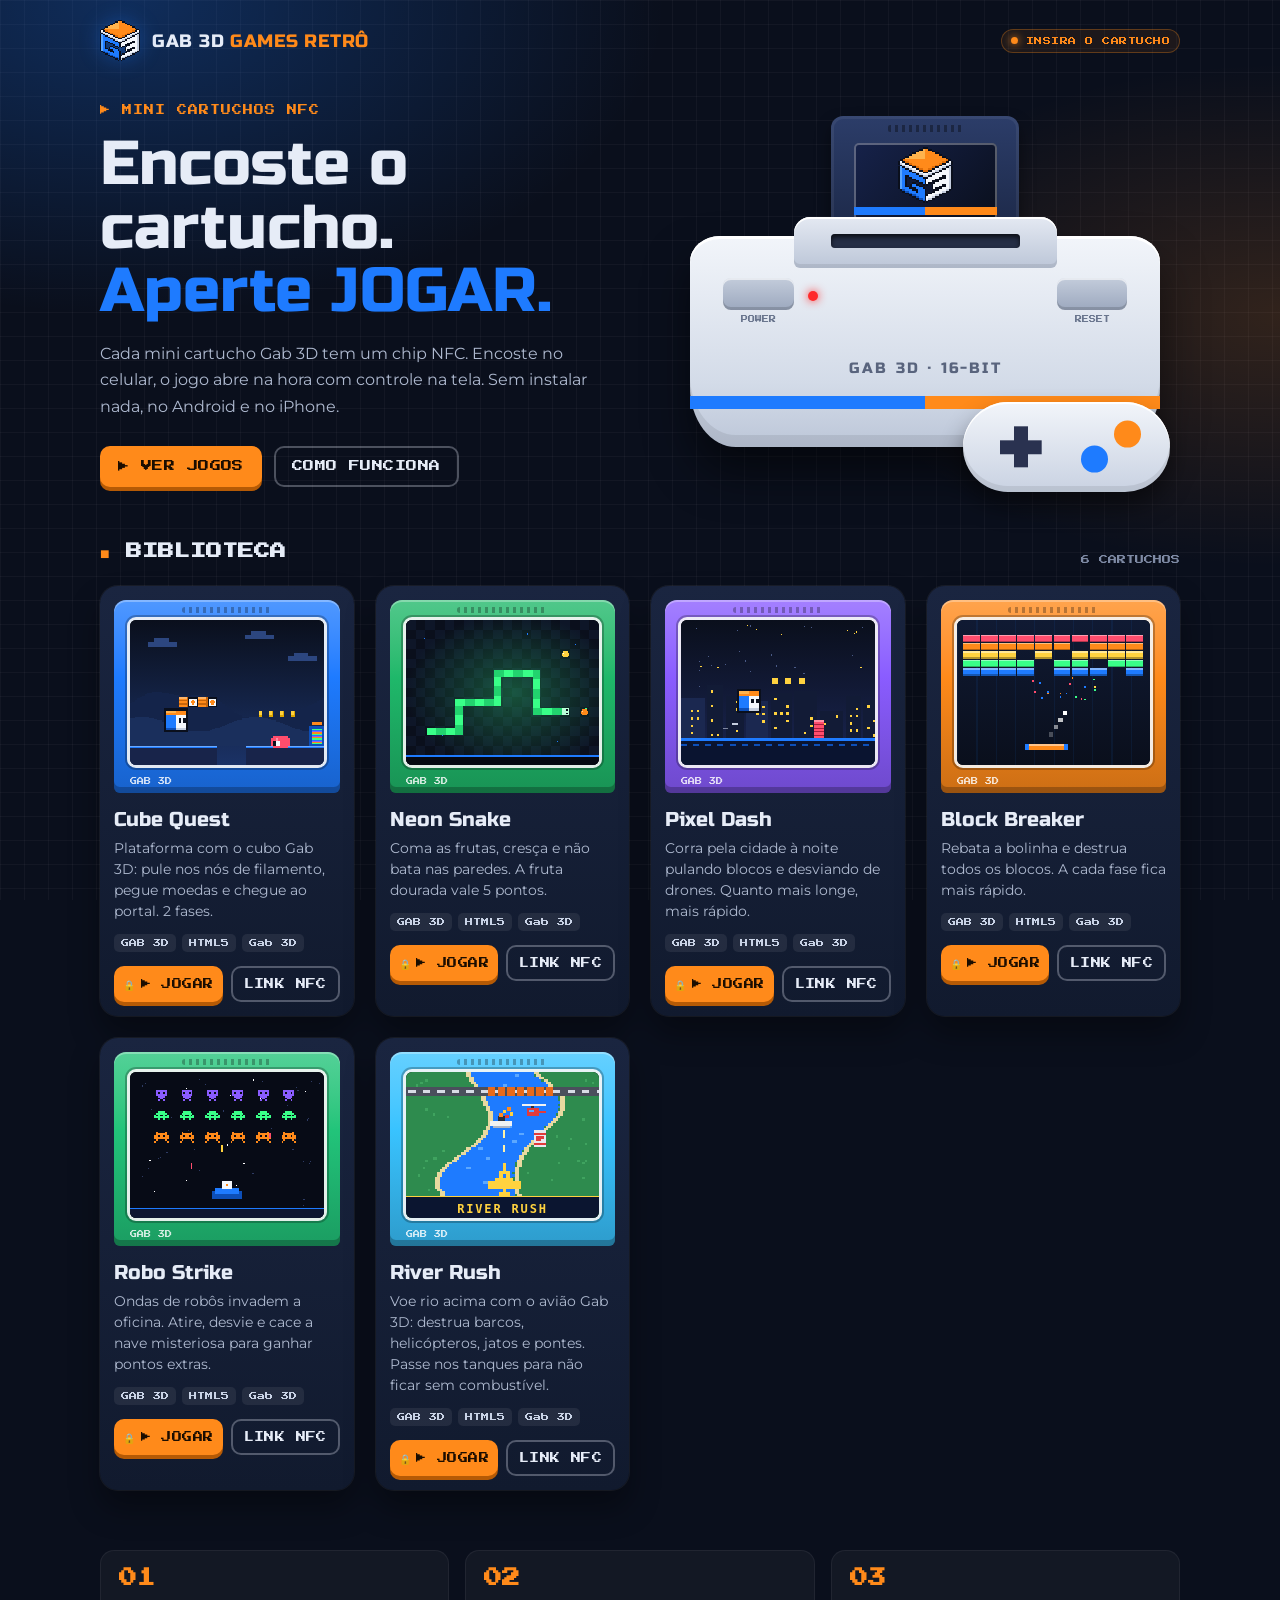
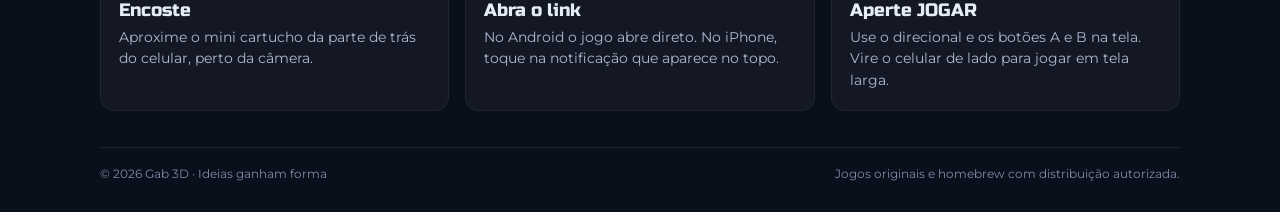
<file: index.html>
<!DOCTYPE html>
<html lang="pt-BR">
<head>
  <meta charset="utf-8">
  <meta name="viewport" content="width=device-width, initial-scale=1, viewport-fit=cover, user-scalable=no">
  <title>Gab 3D Games Retrô</title>
  <meta name="description" content="Plataforma de jogos retrô da Gab 3D. Encoste o mini cartucho NFC no celular e jogue na hora.">
  <meta name="theme-color" content="#0A0F1C">
  <meta name="apple-mobile-web-app-capable" content="yes">
  <meta name="mobile-web-app-capable" content="yes">
  <meta name="apple-mobile-web-app-status-bar-style" content="black-translucent">
  <meta name="apple-mobile-web-app-title" content="Gab 3D Games">
  <meta property="og:title" content="Gab 3D Games Retrô">
  <meta property="og:description" content="Encoste o cartucho. Aperte JOGAR.">
  <meta property="og:image" content="assets/og.png">
  <link rel="manifest" href="manifest.webmanifest">
  <link rel="icon" href="assets/icone.svg" type="image/svg+xml">
  <link rel="apple-touch-icon" href="assets/icone-180.png">
  <link rel="preconnect" href="https://fonts.googleapis.com">
  <link rel="preconnect" href="https://fonts.gstatic.com" crossorigin>
  <link href="https://fonts.googleapis.com/css2?family=Press+Start+2P&family=Russo+One&family=Montserrat:wght@400;600;800&display=swap" rel="stylesheet">
  <link rel="stylesheet" href="css/style.css">
</head>
<body data-view="home">
  <div class="bg-grid" aria-hidden="true"></div>

  <!-- ===================== TELA INICIAL ===================== -->
  <section id="view-home" class="view">
    <header class="topbar">
      <a class="brand" href="#/" aria-label="Gab 3D Games Retrô — início">
        <img class="brand-logo" src="assets/logo-pixel.svg" alt="" width="40" height="41">
        <span class="brand-text">GAB 3D <b>GAMES RETRÔ</b></span>
      </a>
      <span class="top-pill" id="top-pill"><i></i>INSIRA O CARTUCHO</span>
    </header>

    <div class="hero">
      <div class="hero-copy">
        <p class="eyebrow">▶ MINI CARTUCHOS NFC</p>
        <h1>Encoste o cartucho.<br><span>Aperte JOGAR.</span></h1>
        <p class="lead">Cada mini cartucho Gab 3D tem um chip NFC. Encoste no celular, o jogo abre na hora com controle na tela. Sem instalar nada, no Android e no iPhone.</p>
        <div class="hero-actions">
          <button class="btn btn-primary" data-scroll="#biblioteca">▶ VER JOGOS</button>
          <button class="btn btn-ghost" data-scroll="#como-funciona">COMO FUNCIONA</button>
        </div>
      </div>

      <div class="console" aria-hidden="true">
        <div class="console-cart"><div class="label"><img src="assets/logo-pixel.svg" alt=""></div></div>
        <div class="console-body">
          <div class="console-slot"></div>
          <div class="sw power"><small>POWER</small></div>
          <div class="sw reset"><small>RESET</small></div>
          <div class="console-led"></div>
          <div class="console-badge">GAB 3D · 16-BIT</div>
          <div class="console-stripe"></div>
        </div>
        <div class="console-pad"><i class="cross"></i><i class="b1"></i><i class="b2"></i></div>
      </div>
    </div>

    <section id="biblioteca" class="library">
      <div class="section-head">
        <h2 class="section-title">BIBLIOTECA</h2>
        <span class="section-count" id="game-count"></span>
      </div>
      <div id="game-grid" class="game-grid" aria-live="polite">
        <p class="grid-msg">Carregando cartuchos…</p>
      </div>
    </section>

    <section id="como-funciona" class="how">
      <div class="how-step"><b>01</b><h4>Encoste</h4><p>Aproxime o mini cartucho da parte de trás do celular, perto da câmera.</p></div>
      <div class="how-step"><b>02</b><h4>Abra o link</h4><p>No Android o jogo abre direto. No iPhone, toque na notificação que aparece no topo.</p></div>
      <div class="how-step"><b>03</b><h4>Aperte JOGAR</h4><p>Use o direcional e os botões A e B na tela. Vire o celular de lado para jogar em tela larga.</p></div>
    </section>

    <footer>
      <span>© <span id="ano"></span> Gab 3D · Ideias ganham forma</span>
      <span>Jogos originais e homebrew com distribuição autorizada.</span>
    </footer>
  </section>

  <!-- ===================== TELA DO JOGO ===================== -->
  <section id="view-game" class="view" data-botoes="4" hidden>
    <div class="handheld">
      <div class="hh-bar">
        <button class="hh-icon" id="btn-back" aria-label="Voltar para a biblioteca">◀</button>
        <span class="hh-title" id="game-title">—</span>
        <button class="hh-icon" id="btn-mute" aria-label="Ligar ou desligar o som">♪</button>
        <button class="hh-icon" id="btn-full" aria-label="Tela cheia">⛶</button>
      </div>

      <div class="hh-bezel">
        <div class="hh-led" id="power-led" title="Power"></div>
        <div class="hh-screen crt" id="screen">
          <div id="stage" class="stage"></div>
          <div id="boot" class="boot" hidden>
            <img src="assets/logo-pixel.svg" alt="">
            <p>GAB 3D</p>
            <small>IDEIAS GANHAM FORMA</small>
          </div>
          <div id="insert" class="insert">
            <img id="insert-cover" alt="">
            <h2 id="insert-title"></h2>
            <p id="insert-desc"></p>
            <button id="btn-play" class="btn-play">▶ JOGAR</button>
            <p class="insert-hint" id="insert-hint">ou aperte A / START</p>
            <div id="insert-lock" class="insert-lock" hidden>
              <b>🔒 INSIRA SEU CARTUCHO</b>
              <span>Encoste a sua fita Gab 3D no celular para liberar os jogos.</span>
            </div>
          </div>
        </div>
        <div class="hh-bezel-label">GAB 3D · PIXEL SCREEN</div>
      </div>

      <div class="hh-logo"><img src="assets/logo-pixel.svg" alt="">GAB 3D<em>retrô</em></div>

      <div class="hh-controls" id="controls">
        <div class="dpad" id="dpad" role="group" aria-label="Direcional">
          <span class="d up"></span><span class="d down"></span>
          <span class="d left"></span><span class="d right"></span>
          <span class="d-center"></span>
        </div>
        <div class="meta-btns">
          <button class="pill" data-btn="select" aria-label="Select">SELECT</button>
          <button class="pill" data-btn="start" aria-label="Start">START</button>
        </div>
        <div class="abxy">
          <button class="round x" data-btn="x" aria-label="Botão X">X</button>
          <button class="round y" data-btn="y" aria-label="Botão Y">Y</button>
          <button class="round z" data-btn="z" aria-label="Botão Z">Z</button>
          <button class="round a" data-btn="a" aria-label="Botão A">A</button>
          <button class="round b" data-btn="b" aria-label="Botão B">B</button>
          <button class="round c" data-btn="c" aria-label="Botão C">C</button>
        </div>
      </div>

      <div class="hh-speaker" aria-hidden="true"><i></i><i></i><i></i><i></i><i></i></div>
    </div>
    <p class="kbd-hint">TECLADO: SETAS · X = A · Z = B · C = C · S = X · A = Y · D = Z · ENTER = START · SHIFT = SELECT</p>
  </section>

  <div id="toast" class="toast" role="status" hidden></div>

  <script type="module" src="js/app.js"></script>
</body>
</html>
</file>
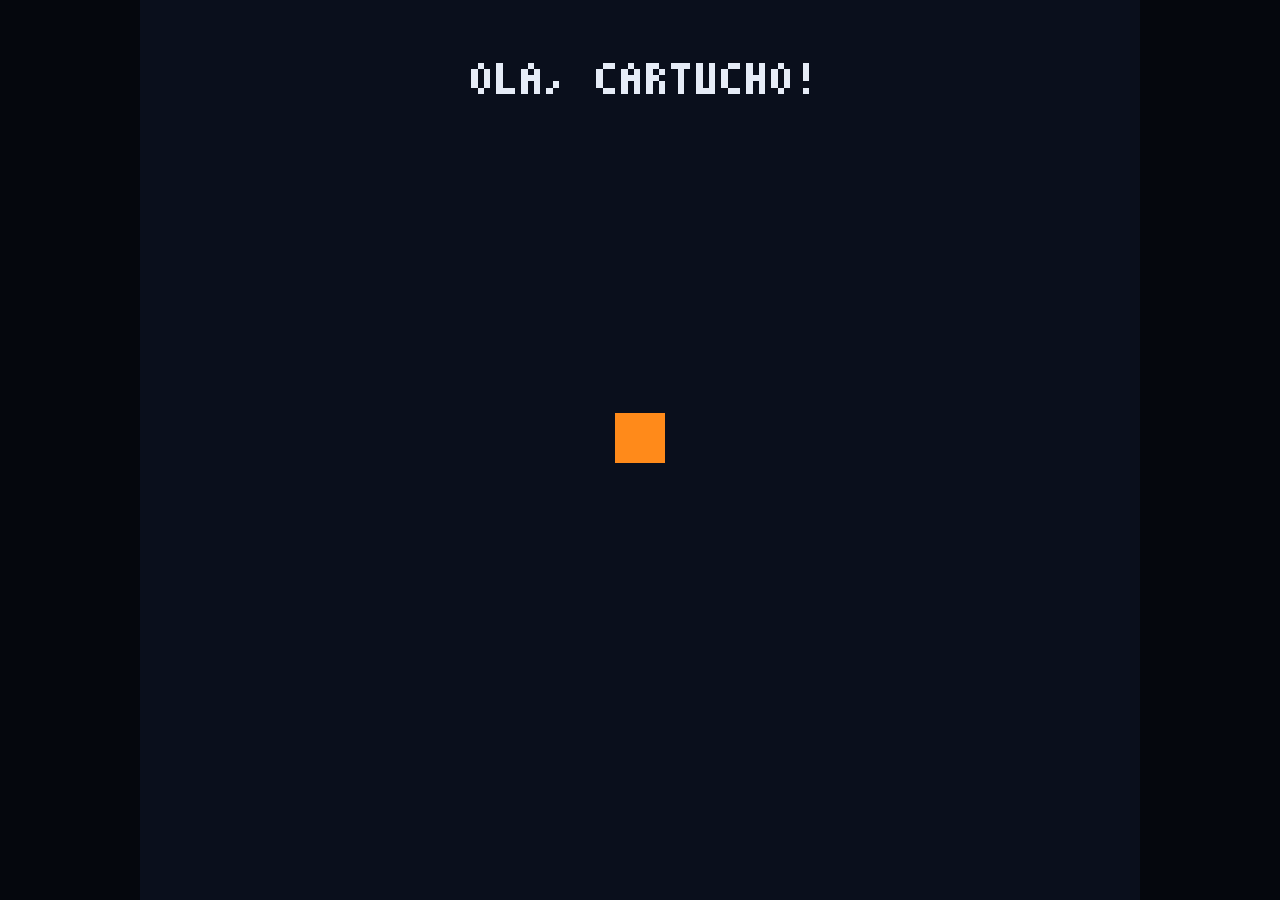
<file: games/_modelo/index.html>
<!DOCTYPE html>
<html lang="pt-BR">
<head>
  <meta charset="utf-8">
  <meta name="viewport" content="width=device-width, initial-scale=1, user-scalable=no">
  <title>Modelo de jogo · Gab 3D</title>
  <link rel="stylesheet" href="../_shared/game.css">
</head>
<body>
  <!-- COPIE ESTA PASTA para criar um jogo novo (ex.: games/meu-jogo/) -->
  <canvas id="tela" width="160" height="144"></canvas>
  <script src="../_shared/gab-input.js"></script>
  <script src="../_shared/gab-audio.js"></script>
  <script src="../_shared/gab-font.js"></script>
  <script>
    // Exemplo mínimo: um quadrado que anda com o direcional e muda de cor com A.
    var g = document.getElementById('tela').getContext('2d');
    var x = 76, y = 66, cores = ['#FF8A1A', '#1E7BFF', '#39FF88'], c = 0;
    GabInput.on('press', function (b) { if (b === 'a') { c = (c + 1) % cores.length; GabAudio.beep(660, 0.06); } });
    function quadro() {
      if (GabInput.down.left) x -= 1.5;
      if (GabInput.down.right) x += 1.5;
      if (GabInput.down.up) y -= 1.5;
      if (GabInput.down.down) y += 1.5;
      g.fillStyle = '#0A0F1C'; g.fillRect(0, 0, 160, 144);
      GabFont.draw(g, 'OLA, CARTUCHO!', 80, 10, { cor: '#E6ECF7', align: 'center' });
      g.fillStyle = cores[c]; g.fillRect(Math.round(x), Math.round(y), 8, 8);
      requestAnimationFrame(quadro);
    }
    quadro();
  </script>
</body>
</html>
</file>
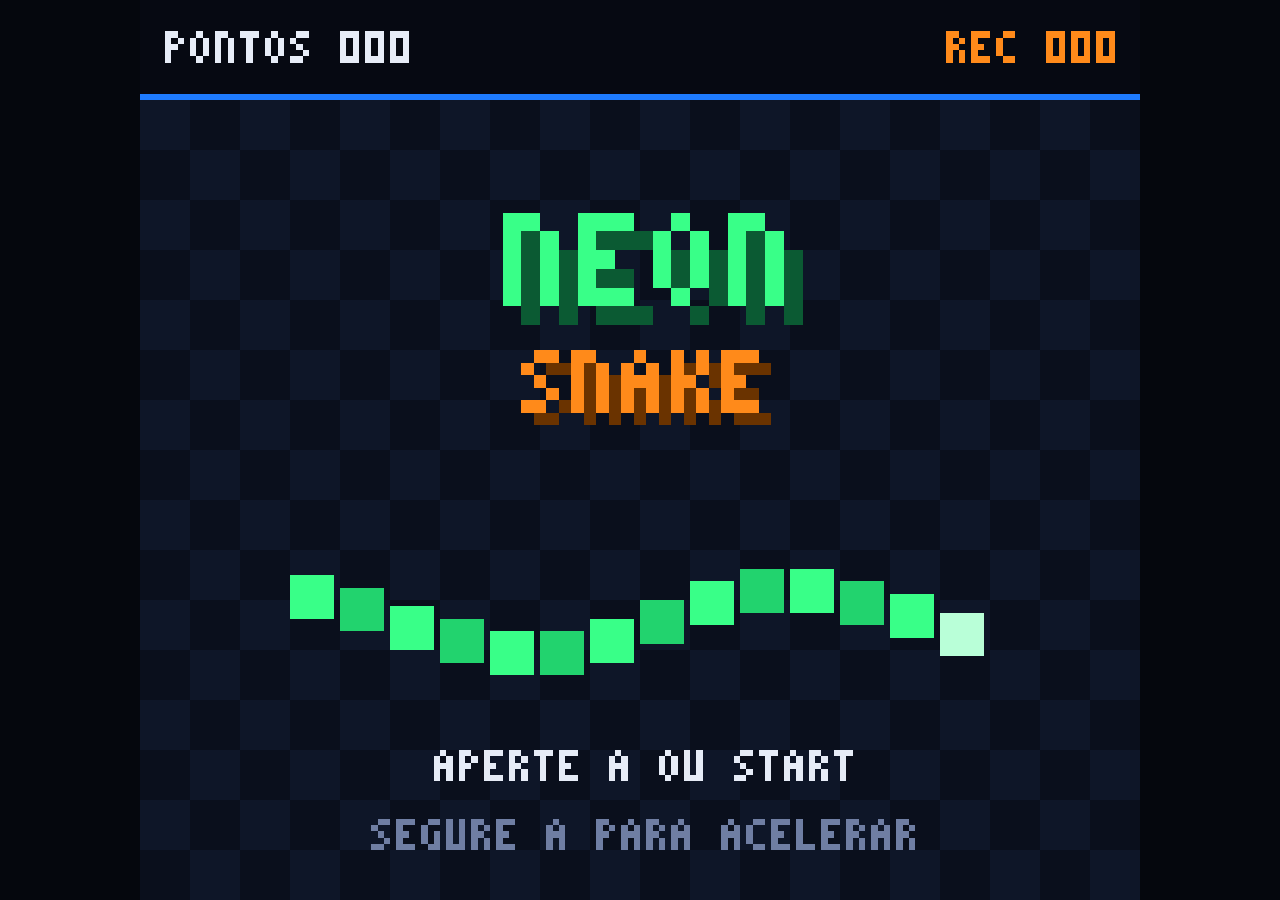
<file: games/cobrinha/index.html>
<!DOCTYPE html>
<html lang="pt-BR">
<head>
  <meta charset="utf-8">
  <meta name="viewport" content="width=device-width, initial-scale=1, user-scalable=no">
  <title>Neon Snake · Gab 3D</title>
  <link rel="stylesheet" href="../_shared/game.css">
</head>
<body>
  <canvas id="tela" width="160" height="144"></canvas>
  <script src="../_shared/gab-input.js"></script>
  <script src="../_shared/gab-audio.js"></script>
  <script src="../_shared/gab-font.js"></script>
  <script src="jogo.js"></script>
</body>
</html>
</file>
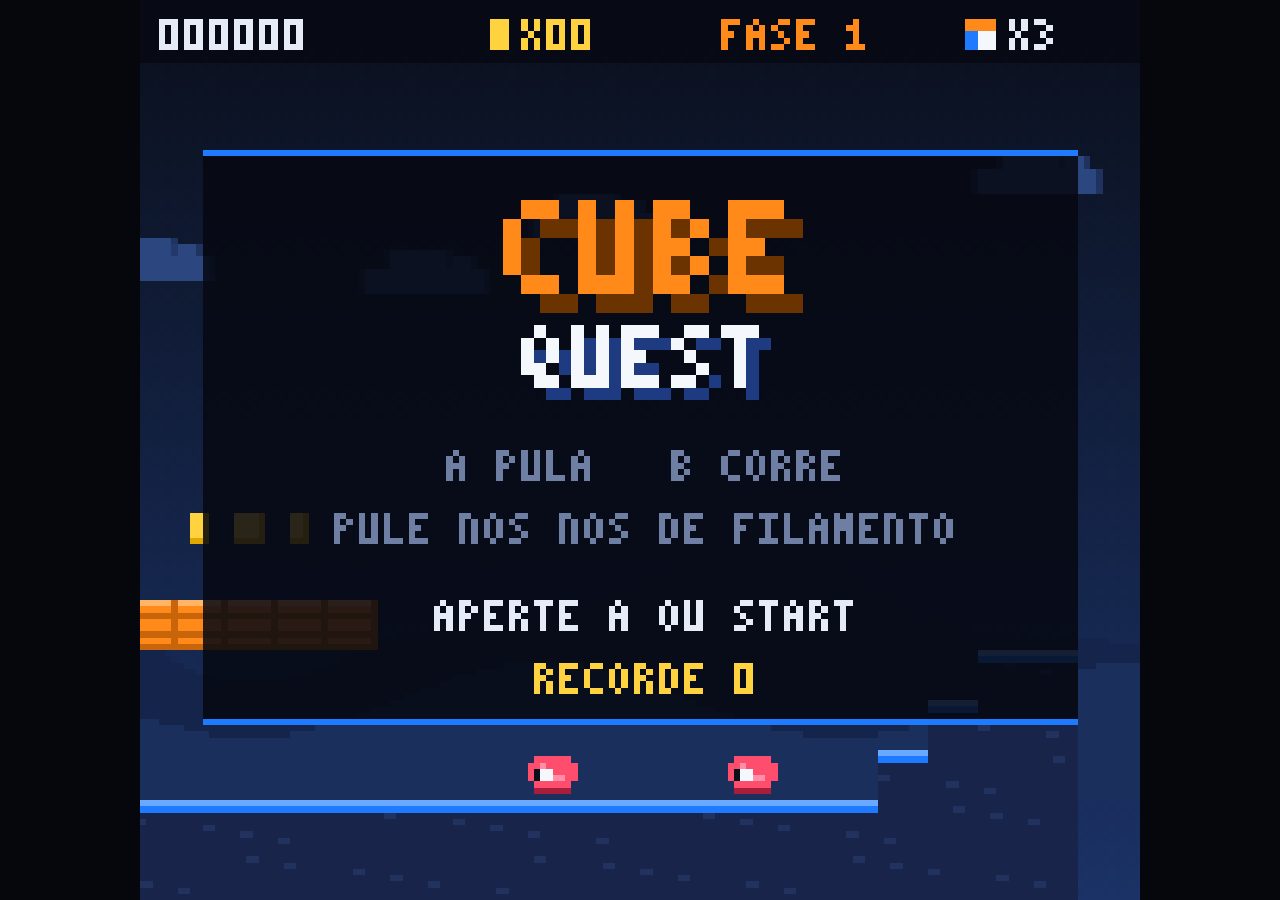
<file: games/cubo-aventura/index.html>
<!DOCTYPE html>
<html lang="pt-BR">
<head>
  <meta charset="utf-8">
  <meta name="viewport" content="width=device-width, initial-scale=1, user-scalable=no">
  <title>Cube Quest · Gab 3D</title>
  <link rel="stylesheet" href="../_shared/game.css">
</head>
<body>
  <canvas id="tela" width="160" height="144"></canvas>
  <script src="../_shared/gab-input.js"></script>
  <script src="../_shared/gab-audio.js"></script>
  <script src="../_shared/gab-font.js"></script>
  <script src="jogo.js"></script>
</body>
</html>
</file>
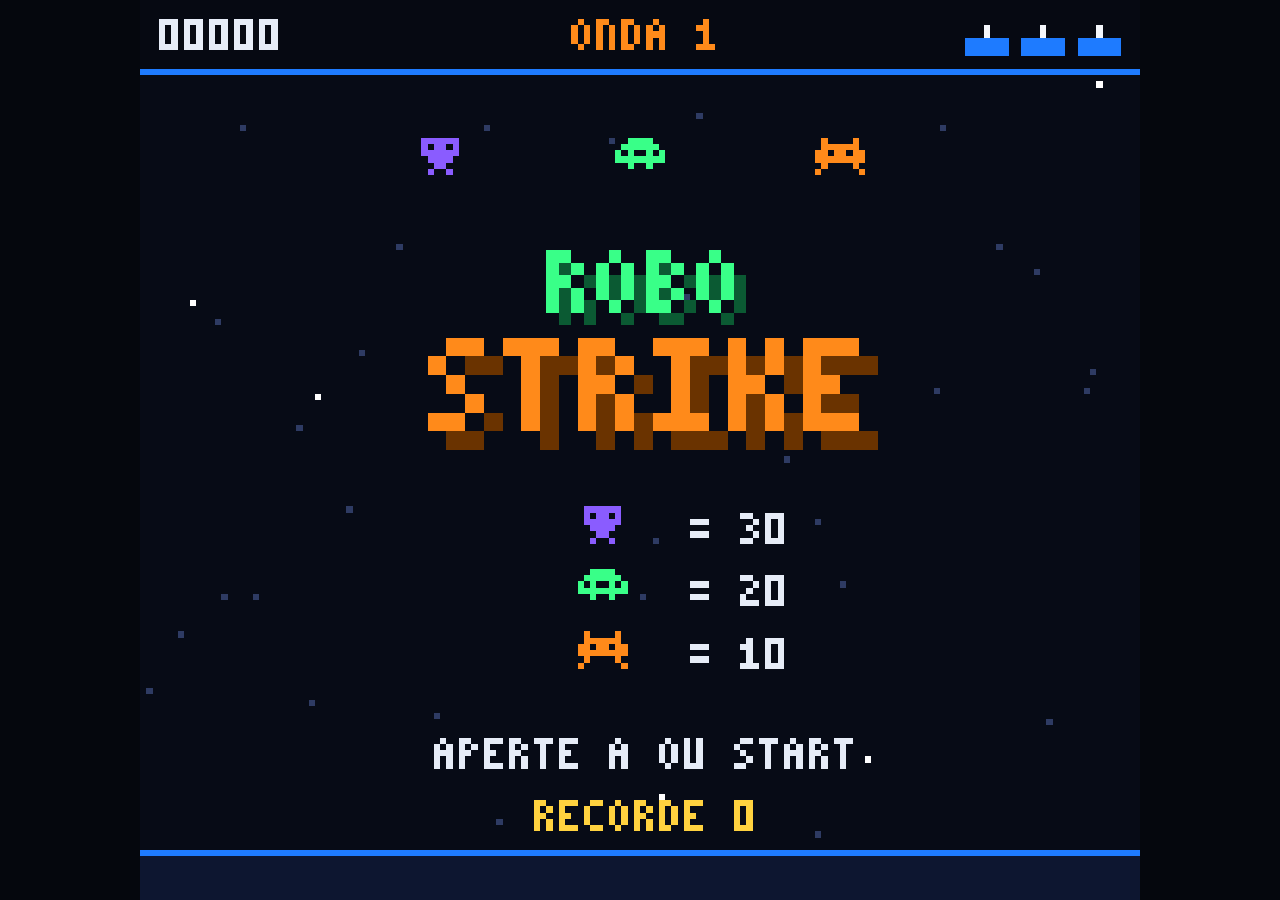
<file: games/invasores-gab/index.html>
<!DOCTYPE html>
<html lang="pt-BR">
<head>
  <meta charset="utf-8">
  <meta name="viewport" content="width=device-width, initial-scale=1, user-scalable=no">
  <title>Robo Strike · Gab 3D</title>
  <link rel="stylesheet" href="../_shared/game.css">
</head>
<body>
  <canvas id="tela" width="160" height="144"></canvas>
  <script src="../_shared/gab-input.js"></script>
  <script src="../_shared/gab-audio.js"></script>
  <script src="../_shared/gab-font.js"></script>
  <script src="jogo.js"></script>
</body>
</html>
</file>
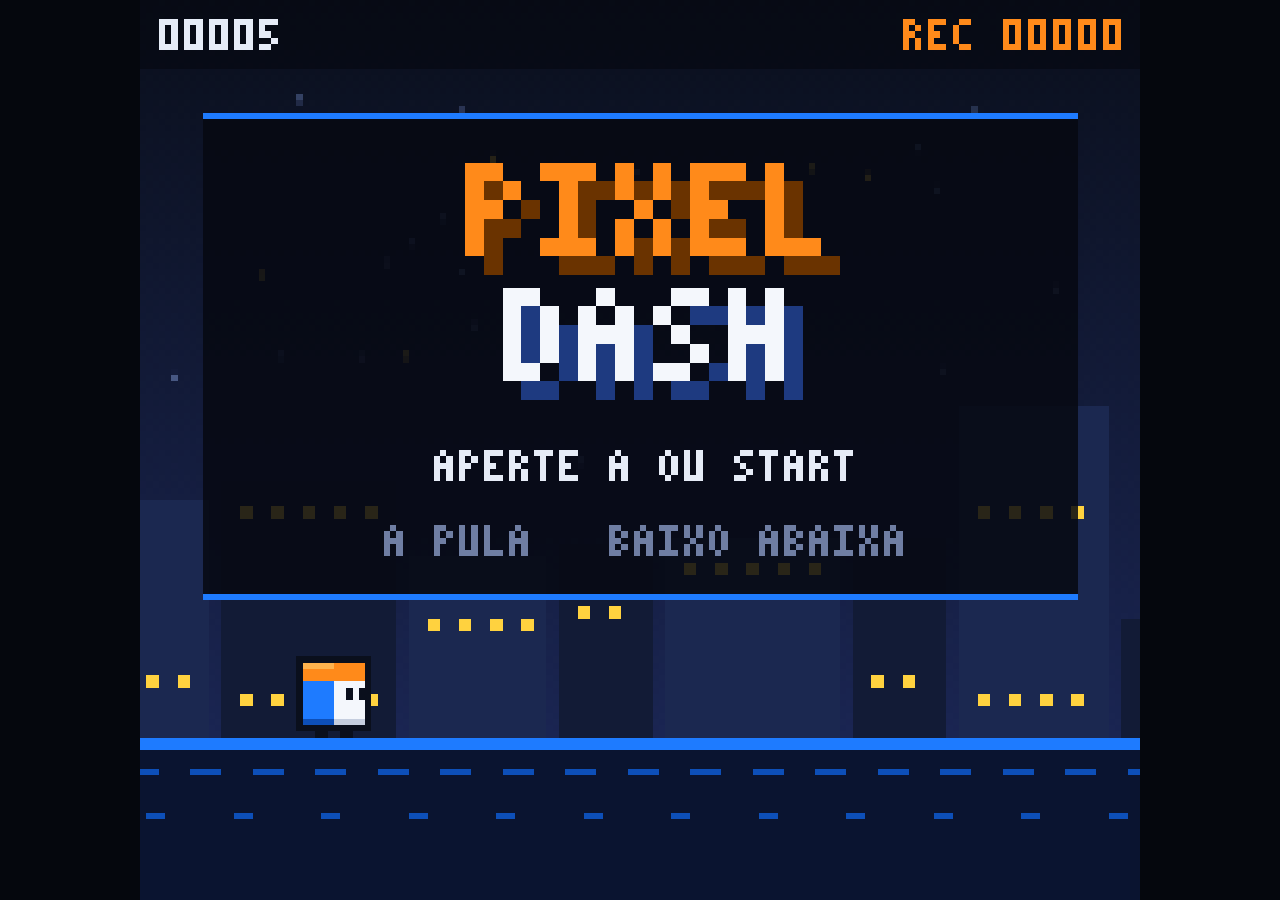
<file: games/pula-pixel/index.html>
<!DOCTYPE html>
<html lang="pt-BR">
<head>
  <meta charset="utf-8">
  <meta name="viewport" content="width=device-width, initial-scale=1, user-scalable=no">
  <title>Pixel Dash · Gab 3D</title>
  <link rel="stylesheet" href="../_shared/game.css">
</head>
<body>
  <canvas id="tela" width="160" height="144"></canvas>
  <script src="../_shared/gab-input.js"></script>
  <script src="../_shared/gab-audio.js"></script>
  <script src="../_shared/gab-font.js"></script>
  <script src="jogo.js"></script>
</body>
</html>
</file>
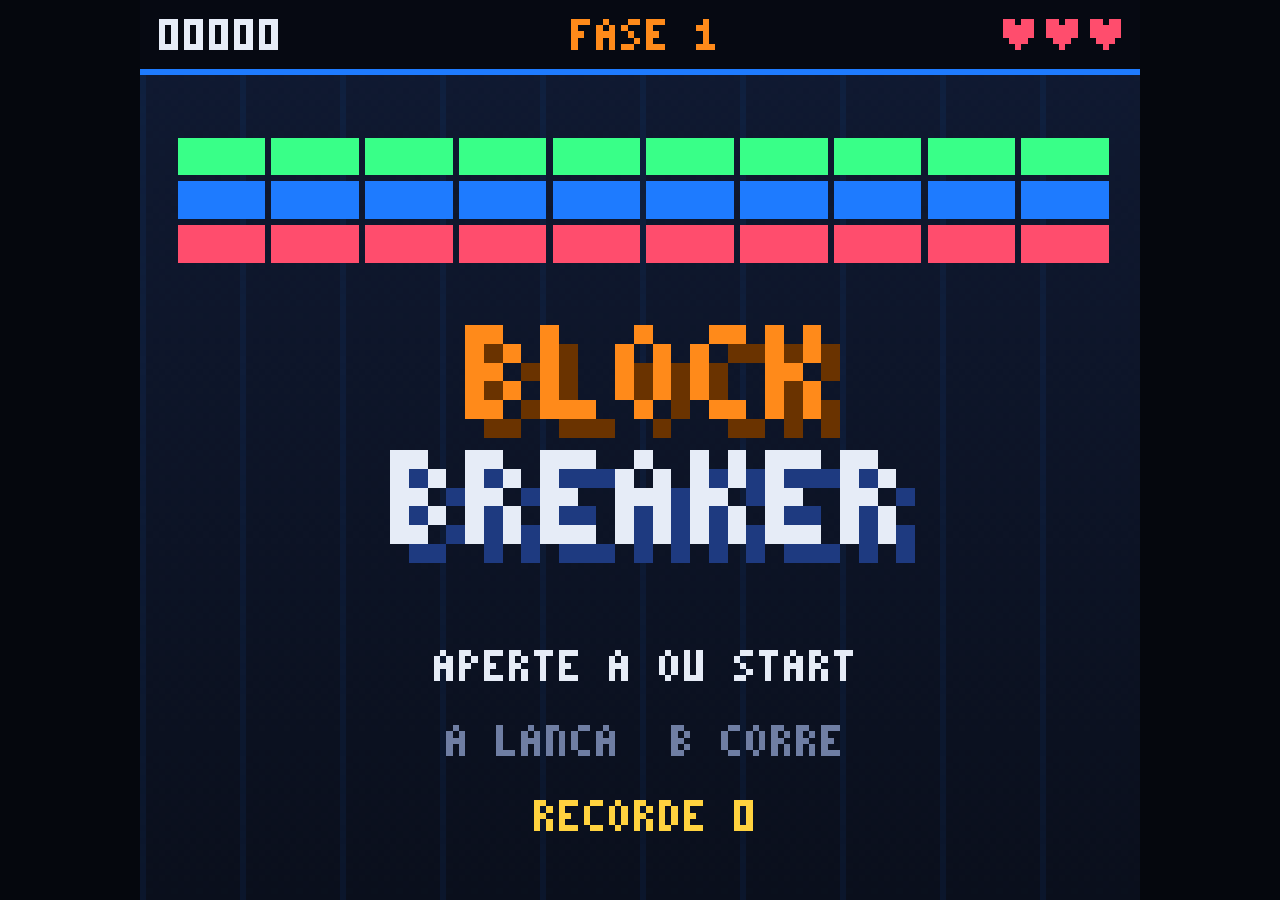
<file: games/quebra-blocos/index.html>
<!DOCTYPE html>
<html lang="pt-BR">
<head>
  <meta charset="utf-8">
  <meta name="viewport" content="width=device-width, initial-scale=1, user-scalable=no">
  <title>Block Breaker · Gab 3D</title>
  <link rel="stylesheet" href="../_shared/game.css">
</head>
<body>
  <canvas id="tela" width="160" height="144"></canvas>
  <script src="../_shared/gab-input.js"></script>
  <script src="../_shared/gab-audio.js"></script>
  <script src="../_shared/gab-font.js"></script>
  <script src="jogo.js"></script>
</body>
</html>
</file>
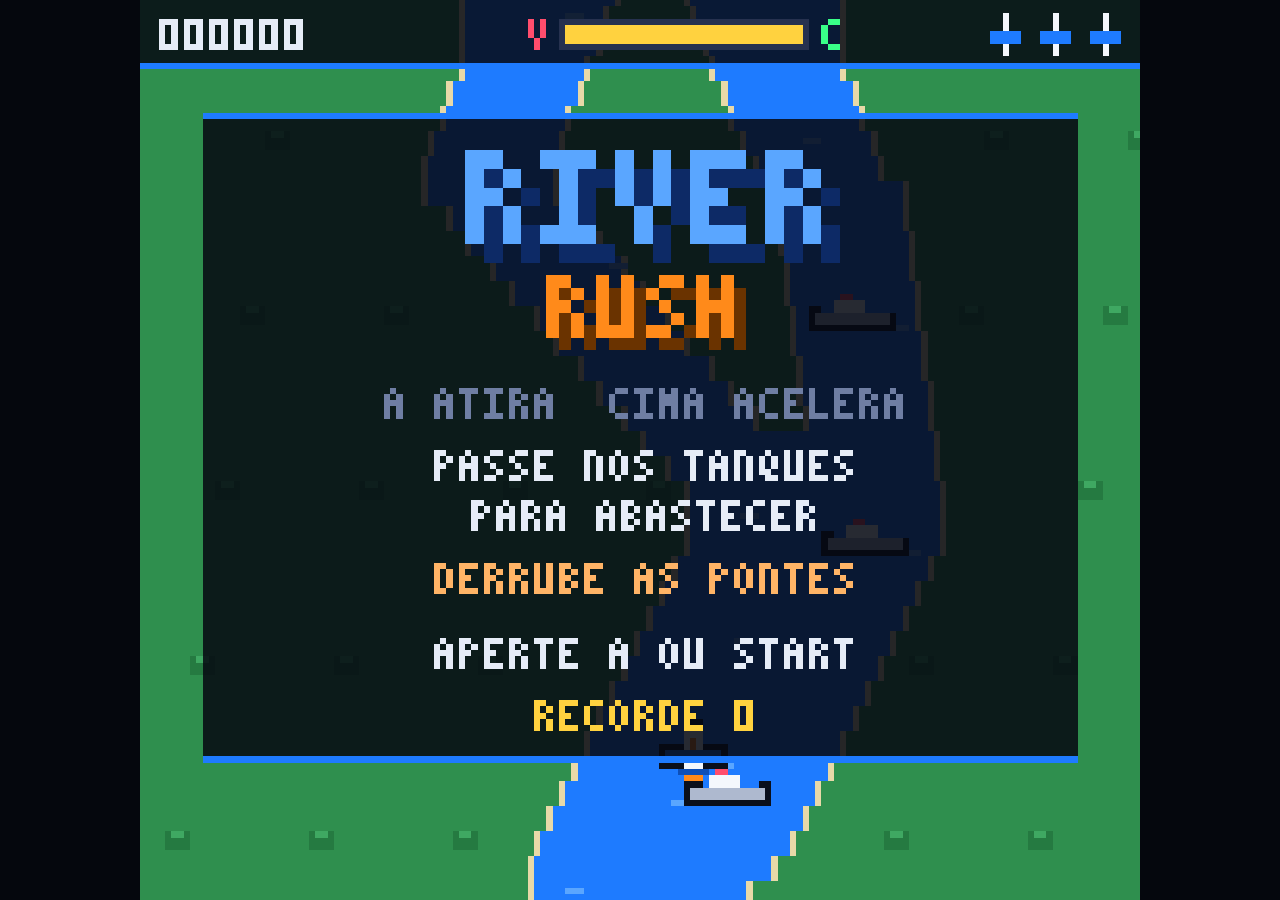
<file: games/rio-rasante/index.html>
<!DOCTYPE html>
<html lang="pt-BR">
<head>
  <meta charset="utf-8">
  <meta name="viewport" content="width=device-width, initial-scale=1, user-scalable=no">
  <title>River Rush · Gab 3D</title>
  <link rel="stylesheet" href="../_shared/game.css">
</head>
<body>
  <canvas id="tela" width="160" height="144"></canvas>
  <script src="../_shared/gab-input.js"></script>
  <script src="../_shared/gab-audio.js"></script>
  <script src="../_shared/gab-font.js"></script>
  <script src="jogo.js"></script>
</body>
</html>
</file>
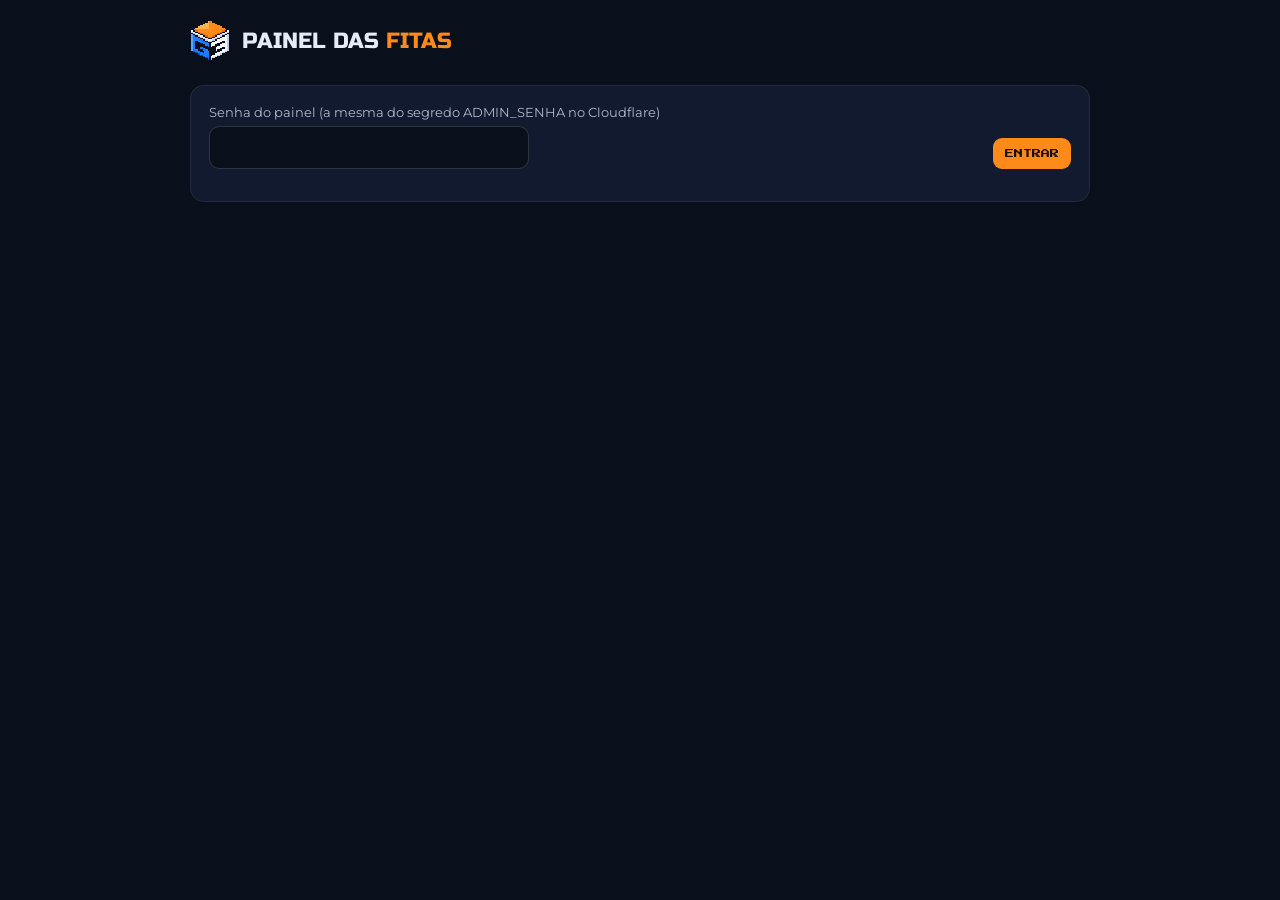
<file: admin.html>
<!DOCTYPE html>
<html lang="pt-BR">
<head>
  <meta charset="utf-8">
  <meta name="viewport" content="width=device-width, initial-scale=1">
  <meta name="robots" content="noindex, nofollow">
  <title>Painel das fitas · Gab 3D</title>
  <link rel="icon" href="assets/icone.svg" type="image/svg+xml">
  <link href="https://fonts.googleapis.com/css2?family=Press+Start+2P&family=Russo+One&family=Montserrat:wght@400;600;800&display=swap" rel="stylesheet">
  <style>
    :root { --navy:#0A0F1C; --navy2:#111A2E; --navy3:#1A2540; --blue:#1E7BFF; --orange:#FF8A1A; --light:#E6ECF7; --muted:#AEB9CF; --green:#39FF88; --red:#FF4D6D; }
    * { box-sizing: border-box; }
    body { margin: 0; min-height: 100vh; background: var(--navy); color: var(--light); font-family: Montserrat, system-ui, sans-serif; padding: 20px 16px 40px; }
    main { max-width: 900px; margin: 0 auto; }
    header { display: flex; align-items: center; gap: 12px; margin-bottom: 24px; }
    header img { width: 40px; image-rendering: pixelated; }
    h1 { font-family: 'Russo One', sans-serif; font-weight: 400; font-size: 22px; margin: 0; }
    h1 b { color: var(--orange); font-weight: 400; }
    .card { background: var(--navy2); border: 1px solid rgba(255,255,255,.07); border-radius: 14px; padding: 18px; margin-bottom: 16px; }
    label { display: block; font-size: 13px; color: var(--muted); margin-bottom: 6px; }
    input { width: 100%; max-width: 320px; padding: 12px; border-radius: 10px; border: 1px solid rgba(255,255,255,.15); background: var(--navy); color: var(--light); font-size: 15px; }
    button { font-family: 'Press Start 2P', monospace; font-size: 9px; padding: 11px 12px; border-radius: 9px; border: 0; cursor: pointer; background: var(--orange); color: #1B0D00; }
    button.ghost { background: transparent; color: var(--light); box-shadow: inset 0 0 0 1px rgba(255,255,255,.25); }
    button.red { background: transparent; color: var(--red); box-shadow: inset 0 0 0 1px rgba(255,77,109,.5); }
    button:disabled { opacity: .5; cursor: default; }
    .row { display: flex; gap: 10px; align-items: end; flex-wrap: wrap; }
    .stats { display: grid; grid-template-columns: repeat(3, 1fr); gap: 10px; }
    .stat { background: var(--navy3); border-radius: 12px; padding: 14px; }
    .stat b { display: block; font-family: 'Press Start 2P', monospace; font-size: 18px; color: var(--orange); margin-bottom: 8px; }
    .stat span { font-size: 12px; color: var(--muted); }
    table { width: 100%; border-collapse: collapse; font-size: 14px; }
    th { text-align: left; font-size: 11px; color: var(--muted); font-weight: 600; padding: 8px 6px; border-bottom: 1px solid rgba(255,255,255,.1); }
    td { padding: 10px 6px; border-bottom: 1px solid rgba(255,255,255,.06); vertical-align: middle; }
    td.num { font-family: 'Press Start 2P', monospace; font-size: 11px; color: var(--orange); }
    .pill { font-family: 'Press Start 2P', monospace; font-size: 8px; padding: 5px 7px; border-radius: 6px; background: rgba(57,255,136,.12); color: var(--green); white-space: nowrap; }
    .pill.cheia { background: rgba(255,138,26,.15); color: var(--orange); }
    .pill.bloq { background: rgba(255,77,109,.15); color: var(--red); }
    .acoes { display: flex; gap: 6px; flex-wrap: wrap; justify-content: flex-end; }
    .msg { font-size: 14px; color: var(--muted); }
    .erro { color: var(--red); }
    small.data { color: var(--muted); font-size: 12px; }
    @media (max-width: 640px) {
      .stats { grid-template-columns: 1fr 1fr 1fr; } .stat b { font-size: 13px; }
      th:nth-child(3), td:nth-child(3) { display: none; }
    }
  </style>
</head>
<body>
<main>
  <header>
    <img src="assets/logo-pixel.svg" alt="">
    <h1>PAINEL DAS <b>FITAS</b></h1>
  </header>

  <section class="card" id="entrar">
    <div class="row">
      <div style="flex:1; min-width:220px">
        <label for="senha">Senha do painel (a mesma do segredo ADMIN_SENHA no Cloudflare)</label>
        <input id="senha" type="password" autocomplete="current-password">
      </div>
      <button id="btn-entrar">ENTRAR</button>
    </div>
    <p class="msg" id="msg-entrar"></p>
  </section>

  <section id="painel" hidden>
    <div class="stats card">
      <div class="stat"><b id="st-fitas">0</b><span>fitas já usadas</span></div>
      <div class="stat"><b id="st-aparelhos">0</b><span>aparelhos conectados</span></div>
      <div class="stat"><b id="st-cheias">0</b><span>fitas no limite</span></div>
    </div>

    <div class="card">
      <div class="row" style="justify-content: space-between; margin-bottom: 12px">
        <span class="msg">Fitas que já foram encostadas em algum celular. Limite: <b id="limite">2</b> aparelhos por fita.</span>
        <div class="row">
          <button class="ghost" id="btn-atualizar">ATUALIZAR</button>
          <button class="ghost" id="btn-sair">SAIR</button>
        </div>
      </div>
      <table>
        <thead><tr><th>Fita</th><th>Aparelhos</th><th>Primeiro / último uso</th><th></th></tr></thead>
        <tbody id="lista"></tbody>
      </table>
      <p class="msg" id="msg-lista"></p>
    </div>
  </section>
</main>

<script>
(function () {
  'use strict';
  var $ = function (s) { return document.querySelector(s); };
  var api = '', senha = '';
  try { senha = sessionStorage.getItem('gab3d.admin') || ''; } catch (e) {}

  function data(ms) {
    var d = new Date(ms);
    return d.toLocaleDateString('pt-BR') + ' ' + d.toLocaleTimeString('pt-BR', { hour: '2-digit', minute: '2-digit' });
  }
  function n3(n) { return String(n).padStart(3, '0'); }

  function chama(caminho, corpo) {
    return fetch(api + caminho, {
      method: corpo ? 'POST' : 'GET',
      headers: { 'Content-Type': 'application/json', 'Authorization': 'Bearer ' + senha },
      body: corpo ? JSON.stringify(corpo) : undefined
    }).then(function (r) { return r.json().then(function (j) { j._status = r.status; return j; }); });
  }

  function carregar() {
    $('#msg-lista').textContent = 'Carregando…';
    return chama('/admin/fitas').then(function (r) {
      if (r._status === 401) { sair(); $('#msg-entrar').innerHTML = '<span class="erro">Senha incorreta.</span>'; return; }
      if (!r.ok) throw new Error(r.motivo || 'erro');
      $('#entrar').hidden = true; $('#painel').hidden = false;
      $('#limite').textContent = r.limite;
      var aparelhos = 0, cheias = 0;
      $('#lista').innerHTML = r.fitas.map(function (f) {
        var qtd = f.aparelhos.length; aparelhos += qtd; if (qtd >= r.limite) cheias++;
        var primeiro = qtd ? Math.min.apply(null, f.aparelhos.map(function (a) { return a.primeiro; })) : null;
        var ultimo = qtd ? Math.max.apply(null, f.aparelhos.map(function (a) { return a.ultimo; })) : null;
        var pill = f.bloqueada ? '<span class="pill bloq">BLOQUEADA</span>'
          : '<span class="pill' + (qtd >= r.limite ? ' cheia' : '') + '">' + qtd + ' / ' + r.limite + '</span>';
        return '<tr>' +
          '<td class="num">Nº ' + n3(f.numero) + '</td>' +
          '<td>' + pill + '</td>' +
          '<td><small class="data">' + (primeiro ? data(primeiro) + '<br>' + data(ultimo) : '—') + '</small></td>' +
          '<td><div class="acoes">' +
            '<button class="ghost" data-liberar="' + f.numero + '"' + (qtd ? '' : ' disabled') + '>LIBERAR</button>' +
            '<button class="red" data-bloquear="' + f.numero + '" data-estado="' + (f.bloqueada ? '0' : '1') + '">' + (f.bloqueada ? 'DESBLOQUEAR' : 'BLOQUEAR') + '</button>' +
          '</div></td></tr>';
      }).join('');
      $('#st-fitas').textContent = r.fitas.length;
      $('#st-aparelhos').textContent = aparelhos;
      $('#st-cheias').textContent = cheias;
      $('#msg-lista').textContent = r.fitas.length ? '' : 'Nenhuma fita foi usada ainda.';
    }).catch(function () {
      $('#msg-lista').innerHTML = '<span class="erro">Não consegui falar com o servidor. Tente de novo.</span>';
      $('#msg-entrar').innerHTML = '<span class="erro">Não consegui falar com o servidor.</span>';
    });
  }

  function sair() {
    senha = ''; try { sessionStorage.removeItem('gab3d.admin'); } catch (e) {}
    $('#painel').hidden = true; $('#entrar').hidden = false; $('#senha').value = '';
  }

  $('#btn-entrar').addEventListener('click', function () {
    senha = $('#senha').value;
    try { sessionStorage.setItem('gab3d.admin', senha); } catch (e) {}
    $('#msg-entrar').textContent = 'Entrando…';
    carregar();
  });
  $('#senha').addEventListener('keydown', function (e) { if (e.key === 'Enter') $('#btn-entrar').click(); });
  $('#btn-atualizar').addEventListener('click', carregar);
  $('#btn-sair').addEventListener('click', sair);

  $('#lista').addEventListener('click', function (e) {
    var lib = e.target.closest('[data-liberar]'), blq = e.target.closest('[data-bloquear]');
    if (lib) {
      var n = lib.dataset.liberar;
      if (!confirm('Liberar os aparelhos da fita nº ' + n3(n) + '? O cliente vai poder conectar a fita de novo.')) return;
      chama('/admin/liberar', { numero: +n }).then(carregar);
    } else if (blq) {
      var m = blq.dataset.bloquear, bloquear = blq.dataset.estado === '1';
      if (!confirm((bloquear ? 'Bloquear' : 'Desbloquear') + ' a fita nº ' + n3(m) + '?')) return;
      chama('/admin/bloquear', { numero: +m, bloqueada: bloquear }).then(carregar);
    }
  });

  fetch('cartuchos.json', { cache: 'no-cache' }).then(function (r) { return r.json(); }).then(function (d) {
    api = (d.api || '').replace(/\/$/, '');
    if (!api) { $('#msg-entrar').innerHTML = '<span class="erro">O endereço do servidor ainda não foi configurado em cartuchos.json.</span>'; return; }
    if (senha) carregar();
  });
})();
</script>
</body>
</html>
</file>
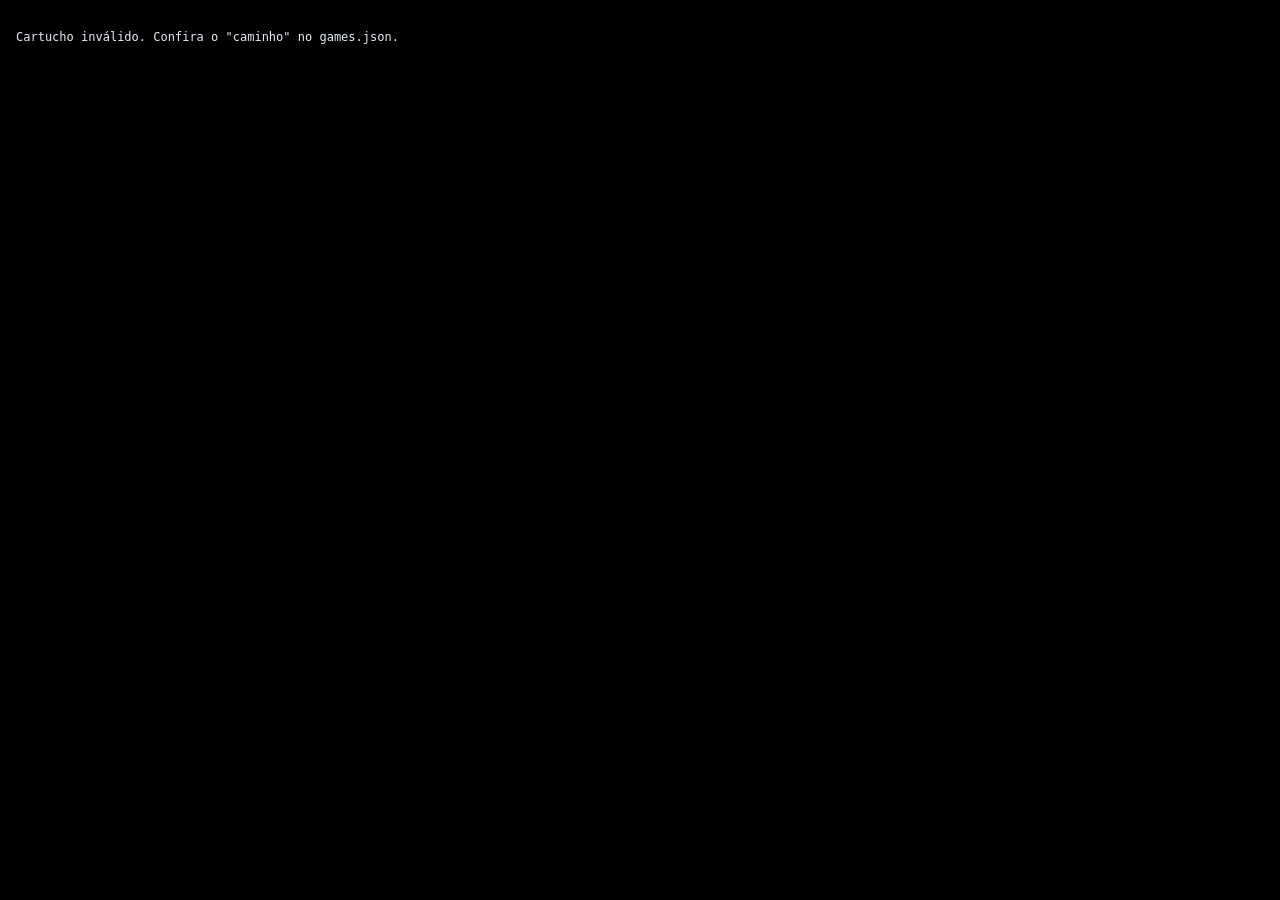
<file: player-rom.html>
<!DOCTYPE html>
<html lang="pt-BR">
<head>
  <meta charset="utf-8">
  <meta name="viewport" content="width=device-width, initial-scale=1, user-scalable=no">
  <title>Gab 3D · Emulador</title>
  <!--
    Tocador de ROMs HOMEBREW com distribuição autorizada.
    Usa o EmulatorJS (https://emulatorjs.org) pela CDN oficial.
    Só aceita arquivos dentro da pasta /roms deste site.
  -->
  <style>
    html, body { margin: 0; height: 100%; background: #000; overflow: hidden; touch-action: none; }
    #game { width: 100%; height: 100%; }
    .erro { color: #E6ECF7; font: 12px/1.6 monospace; padding: 16px; }
  </style>
</head>
<body>
  <div id="game"></div>
  <script>
  (function () {
    'use strict';
    var p = new URLSearchParams(location.search);
    var rom = p.get('rom') || '';
    var core = p.get('core') || 'snes';

    // segurança: só ROMs locais da pasta /roms, sem "..", e core alfanumérico
    if (!/^roms\/[A-Za-z0-9_\-\/.]+$/.test(rom) || rom.indexOf('..') !== -1 || !/^[A-Za-z0-9]+$/.test(core)) {
      document.body.innerHTML = '<p class="erro">Cartucho inválido. Confira o "caminho" no games.json.</p>';
      return;
    }

    var CDN = 'https://cdn.emulatorjs.org/stable/data/';
    window.EJS_player = '#game';
    window.EJS_core = core;
    window.EJS_gameUrl = rom;
    window.EJS_pathtodata = CDN;
    window.EJS_startOnLoaded = true;
    window.EJS_color = '#1E7BFF';
    window.EJS_backgroundColor = '#000000';
    // o portátil Gab 3D já tem controle próprio na tela
    window.EJS_defaultOptions = { 'virtual-gamepad': 'disabled' };

    // botões Gab 3D -> índices do RetroPad
    var INDICE = { b: 0, y: 1, select: 2, start: 3, up: 4, down: 5, left: 6, right: 7, a: 8, x: 9, z: 10, c: 11 };

    window.addEventListener('message', function (e) {
      if (e.source !== window.parent) return;
      var d = e.data || {};
      var emu = window.EJS_emulator;
      if (!emu) return;
      try {
        if (d.gab === 'input' && d.btn in INDICE) {
          emu.gameManager.simulateInput(0, INDICE[d.btn], d.down ? 1 : 0);
        } else if (d.gab === 'mute') {
          emu.setVolume(d.value ? 0 : 0.5);
        }
      } catch (err) { console.warn('Gab 3D -> EmulatorJS:', err); }
    });

    var s = document.createElement('script');
    s.src = CDN + 'loader.js';
    s.onerror = function () {
      document.body.innerHTML = '<p class="erro">Não foi possível carregar o emulador. Verifique a internet.</p>';
    };
    document.body.appendChild(s);
  })();
  </script>
</body>
</html>
</file>
<file: css/style.css>
/* =========================================================
   GAB 3D GAMES RETRÔ — estilo principal
   Visual original inspirado nos consoles dos anos 90.
   Paleta da marca Gab 3D: navy, azul e laranja.
   ========================================================= */
:root {
  --navy: #0A0F1C;
  --navy2: #111A2E;
  --navy3: #1A2540;
  --blue: #1E7BFF;
  --orange: #FF8A1A;
  --light: #E6ECF7;
  --green: #39FF88;
  --muted: #AEB9CF;
  --shell: #DCE3EF;
  --shell-dd: #8E9AB0;
  --pixel: 'Press Start 2P', ui-monospace, monospace;
  --brand: 'Russo One', system-ui, sans-serif;
  --body: 'Montserrat', system-ui, -apple-system, sans-serif;
  --safe-t: env(safe-area-inset-top, 0px);
  --safe-b: env(safe-area-inset-bottom, 0px);
  --safe-l: env(safe-area-inset-left, 0px);
  --safe-r: env(safe-area-inset-right, 0px);
}

* { box-sizing: border-box; }
html { -webkit-text-size-adjust: 100%; scroll-behavior: smooth; }
body {
  margin: 0;
  min-height: 100vh;
  min-height: 100dvh;
  background: var(--navy);
  color: var(--light);
  font-family: var(--body);
  -webkit-tap-highlight-color: transparent;
  overflow-x: hidden;
}
[hidden] { display: none !important; }
a { color: inherit; }
button { font: inherit; color: inherit; }

.bg-grid {
  position: fixed; inset: 0; z-index: -1;
  background:
    radial-gradient(60% 50% at 10% 0%, rgba(30,123,255,.28), transparent 70%),
    radial-gradient(50% 40% at 100% 35%, rgba(255,138,26,.16), transparent 70%),
    linear-gradient(rgba(255,255,255,.035) 1px, transparent 1px) 0 0 / 24px 24px,
    linear-gradient(90deg, rgba(255,255,255,.035) 1px, transparent 1px) 0 0 / 24px 24px,
    var(--navy);
}

/* ---------- botões genéricos ---------- */
.btn {
  display: inline-flex; align-items: center; justify-content: center; gap: .5em;
  font-family: var(--pixel); font-size: 11px; letter-spacing: .04em; line-height: 1.2;
  padding: 14px 18px; border-radius: 10px; border: 0; cursor: pointer; text-decoration: none;
  color: var(--navy); background: var(--light);
  box-shadow: 0 4px 0 var(--shell-dd);
  transition: transform .08s, box-shadow .08s, filter .15s;
}
.btn:hover { filter: brightness(1.06); }
.btn:active { transform: translateY(3px); box-shadow: 0 1px 0 var(--shell-dd); }
.btn-primary { background: var(--orange); color: #1B0D00; box-shadow: 0 4px 0 #B55A05; }
.btn-primary:active { box-shadow: 0 1px 0 #B55A05; }
.btn-ghost { background: transparent; color: var(--light); box-shadow: inset 0 0 0 2px rgba(230,236,247,.3); }
.btn-ghost:active { transform: translateY(1px); box-shadow: inset 0 0 0 2px rgba(230,236,247,.5); }

/* =========================================================
   TELA INICIAL
   ========================================================= */
#view-home {
  max-width: 1120px; margin: 0 auto;
  padding: calc(14px + var(--safe-t)) calc(20px + var(--safe-r)) calc(32px + var(--safe-b)) calc(20px + var(--safe-l));
}
.topbar { display: flex; align-items: center; justify-content: space-between; gap: 12px; padding: 6px 0 18px; }
.brand { display: flex; align-items: center; gap: 12px; text-decoration: none; }
.brand-logo { width: 40px; height: auto; image-rendering: pixelated; display: block; filter: drop-shadow(0 0 10px rgba(30,123,255,.35)); }
.brand-text { font-family: var(--brand); font-size: 18px; letter-spacing: .04em; }
.brand-text b { color: var(--orange); font-weight: 400; }
.top-pill {
  font-family: var(--pixel); font-size: 8px; color: var(--green); letter-spacing: .06em;
  display: flex; align-items: center; gap: 8px; padding: 8px 10px; border-radius: 999px;
  background: rgba(57,255,136,.08); box-shadow: inset 0 0 0 1px rgba(57,255,136,.25);
}
.top-pill:not(.on) { color: var(--orange); background: rgba(255,138,26,.08); box-shadow: inset 0 0 0 1px rgba(255,138,26,.3); }
.top-pill:not(.on) i { background: var(--orange); box-shadow: 0 0 8px var(--orange); }
.top-pill i { width: 7px; height: 7px; border-radius: 50%; background: var(--green); box-shadow: 0 0 8px var(--green); animation: blink 1.2s steps(2) infinite; }

.hero { display: grid; grid-template-columns: 1.05fr 1fr; gap: 36px; align-items: center; padding: 26px 0 56px; }
.eyebrow { font-family: var(--pixel); font-size: 10px; color: var(--orange); letter-spacing: .1em; margin: 0 0 18px; }
.hero h1 { font-family: var(--brand); font-weight: 400; font-size: clamp(36px, 6vw, 62px); line-height: 1.02; margin: 0 0 18px; }
.hero h1 span { color: var(--blue); }
.lead { font-size: 16px; line-height: 1.65; color: var(--muted); max-width: 46ch; margin: 0 0 26px; }
.hero-actions { display: flex; gap: 12px; flex-wrap: wrap; }

/* ---------- console em CSS (desenho original) ---------- */
.console { position: relative; width: 100%; max-width: 470px; aspect-ratio: 5 / 4; justify-self: center; isolation: isolate; }
.console-body {
  position: absolute; left: 0; right: 0; bottom: 10%; height: 56%; z-index: 2;
  background: linear-gradient(180deg, #F2F5FA 0%, #D3DBE8 70%, #BCC6D8 100%);
  border-radius: 30px 30px 46px 46px / 26px 26px 60px 60px;
  box-shadow: inset 0 3px 0 #fff, inset 0 -12px 0 rgba(0,0,0,.08), 0 26px 44px rgba(0,0,0,.5);
}
.console-slot {
  position: absolute; left: 22%; right: 22%; top: -9%; height: 24%;
  background: linear-gradient(#E4E9F2, #BCC6D8); border-radius: 16px 16px 6px 6px;
  box-shadow: inset 0 2px 0 #fff, inset 0 -4px 0 rgba(0,0,0,.08);
}
.console-slot::after {
  content: ""; position: absolute; left: 14%; right: 14%; top: 34%; height: 26%;
  background: #252E45; border-radius: 4px; box-shadow: inset 0 3px 5px rgba(0,0,0,.7);
}
.console-cart {
  position: absolute; left: 30%; right: 30%; top: 2%; height: 40%; z-index: 1;
  background: linear-gradient(#2C3D69, #18233F); border-radius: 12px 12px 4px 4px;
  box-shadow: inset 0 0 0 3px rgba(255,255,255,.06), 0 8px 16px rgba(0,0,0,.4);
  animation: cartIn 3.6s ease-in-out infinite;
}
.console-cart::before {
  content: ""; position: absolute; top: 6%; left: 30%; right: 30%; height: 5%;
  background: repeating-linear-gradient(90deg, rgba(0,0,0,.35) 0 3px, transparent 3px 7px); border-radius: 2px;
}
.console-cart .label {
  position: absolute; inset: 18% 12% 30%; border-radius: 5px; display: grid; place-items: center;
  background: linear-gradient(135deg, var(--blue), #0D4FB8);
  box-shadow: inset 0 0 0 2px rgba(255,255,255,.3); overflow: hidden;
  font-family: var(--brand); color: #fff; font-size: clamp(14px, 2.6vw, 22px);
}
.console-cart .label { background: linear-gradient(135deg, #16224A, #0A0F1C); }
.console-cart .label img { width: 38%; height: auto; image-rendering: pixelated; position: relative; z-index: 1; margin-bottom: 10%; }
.console-cart .label::after { content: ""; position: absolute; left: 0; right: 0; bottom: 8%; height: 10%; background: linear-gradient(90deg, var(--blue) 0 50%, var(--orange) 50%); }
@keyframes cartIn { 0%, 15% { transform: translateY(-34%); } 45%, 85% { transform: translateY(0); } 100% { transform: translateY(-34%); } }
.sw {
  position: absolute; top: 20%; width: 15%; height: 15%;
  background: linear-gradient(#C3CCDB, #9CA8BE); border-radius: 8px; box-shadow: inset 0 -3px 0 rgba(0,0,0,.15), inset 0 2px 0 rgba(255,255,255,.6);
}
.sw.power { left: 7%; } .sw.reset { right: 7%; }
.sw small { position: absolute; top: 120%; left: -20%; right: -20%; text-align: center; font-family: var(--pixel); font-size: 7px; color: #6A768E; }
.console-led { position: absolute; left: 25%; top: 26%; width: 10px; height: 10px; border-radius: 50%; background: #FF2A2A; box-shadow: 0 0 10px #FF2A2A; animation: blink 2s steps(2) infinite; }
.console-badge { position: absolute; left: 50%; bottom: 33%; transform: translateX(-50%); font-family: var(--brand); color: #59647D; font-size: clamp(11px, 1.8vw, 15px); letter-spacing: .14em; white-space: nowrap; }
.console-stripe { position: absolute; left: 0; right: 0; bottom: 18%; height: 6%; background: linear-gradient(90deg, var(--blue) 0 50%, var(--orange) 50% 100%); }
.console-pad {
  position: absolute; right: -2%; bottom: -2%; width: 44%; aspect-ratio: 2.3; z-index: 3;
  background: linear-gradient(180deg, #F2F5FA, #C9D2E2); border-radius: 999px;
  box-shadow: inset 0 2px 0 #fff, inset 0 -6px 0 rgba(0,0,0,.08), 0 14px 24px rgba(0,0,0,.45);
}
.console-pad .cross {
  position: absolute; left: 18%; top: 50%; width: 20%; aspect-ratio: 1; transform: translateY(-50%);
  background: linear-gradient(#2A3250, #2A3250) center / 34% 100% no-repeat, linear-gradient(#2A3250, #2A3250) center / 100% 34% no-repeat;
}
.console-pad .b1, .console-pad .b2 { position: absolute; top: 50%; width: 13%; aspect-ratio: 1; border-radius: 50%; transform: translateY(-50%); }
.console-pad .b1 { right: 30%; background: var(--blue); margin-top: 6%; }
.console-pad .b2 { right: 14%; background: var(--orange); margin-top: -6%; }

/* ---------- biblioteca ---------- */
.section-head { display: flex; align-items: flex-end; justify-content: space-between; gap: 16px; margin: 0 0 22px; }
.section-title { font-family: var(--pixel); font-size: 16px; margin: 0; }
.section-title::before { content: "■ "; color: var(--orange); }
.section-count { font-family: var(--pixel); font-size: 9px; color: #7F8BA5; }
.game-grid { display: grid; grid-template-columns: repeat(auto-fill, minmax(250px, 1fr)); gap: 22px; }
.grid-msg { font-family: var(--pixel); font-size: 10px; line-height: 1.8; color: var(--muted); grid-column: 1 / -1; }
.grid-msg code { font-family: ui-monospace, monospace; color: var(--orange); }

.cart {
  --cart: var(--blue);
  display: flex; flex-direction: column; gap: 14px; padding: 14px;
  background: linear-gradient(180deg, var(--navy3), var(--navy2)); border-radius: 18px;
  box-shadow: 0 0 0 1px rgba(255,255,255,.06), 0 18px 30px rgba(0,0,0,.35);
  transition: transform .2s ease;
}
.cart:hover { transform: translateY(-4px); }
.cart-shell {
  position: relative; padding: 20px 16px 28px; border-radius: 12px 12px 6px 6px;
  background: var(--cart);
  background: linear-gradient(180deg, color-mix(in srgb, var(--cart) 78%, #fff), var(--cart) 40%, color-mix(in srgb, var(--cart) 80%, #000));
  box-shadow: inset 0 -6px 0 rgba(0,0,0,.25), inset 0 2px 0 rgba(255,255,255,.3);
}
.cart-shell::before {
  content: ""; position: absolute; top: 7px; left: 50%; transform: translateX(-50%); width: 40%; height: 6px;
  background: repeating-linear-gradient(90deg, rgba(0,0,0,.28) 0 3px, transparent 3px 7px); border-radius: 3px;
}
.cart-shell::after { content: "GAB 3D"; position: absolute; bottom: 8px; left: 16px; font-family: var(--pixel); font-size: 7px; color: rgba(255,255,255,.8); }
.cart-label { aspect-ratio: 4 / 3; border-radius: 6px; overflow: hidden; background: #000; box-shadow: 0 0 0 3px rgba(255,255,255,.88), 0 0 0 5px rgba(0,0,0,.25); }
.cart-label img { width: 100%; height: 100%; object-fit: cover; display: block; image-rendering: pixelated; }
.cart-info h3 { font-family: var(--brand); font-weight: 400; font-size: 20px; margin: 0 0 6px; }
.cart-info p { margin: 0 0 12px; color: var(--muted); font-size: 14px; line-height: 1.5; }
.cart-meta { display: flex; gap: 6px; flex-wrap: wrap; margin-bottom: 14px; }
.cart-meta span { font-family: var(--pixel); font-size: 8px; padding: 5px 7px; border-radius: 5px; background: rgba(255,255,255,.07); color: #C9D3E6; }
.cart-actions { display: flex; gap: 8px; }
.cart-actions .btn { flex: 1; font-size: 10px; padding: 12px 8px; }

/* ---------- como funciona ---------- */
.how { margin: 60px 0 24px; display: grid; grid-template-columns: repeat(3, 1fr); gap: 16px; scroll-margin-top: 20px; }
.how-step { background: rgba(255,255,255,.04); border: 1px solid rgba(255,255,255,.06); border-radius: 14px; padding: 18px; }
.how-step b { display: block; font-family: var(--pixel); font-size: 18px; color: var(--orange); margin-bottom: 12px; }
.how-step h4 { font-family: var(--brand); font-weight: 400; font-size: 18px; margin: 0 0 6px; }
.how-step p { margin: 0; font-size: 14px; line-height: 1.55; color: var(--muted); }
footer { margin-top: 36px; padding-top: 18px; border-top: 1px solid rgba(255,255,255,.08); display: flex; justify-content: space-between; flex-wrap: wrap; gap: 8px; font-size: 12px; color: #7F8BA5; }

@media (max-width: 760px) {
  .hero { grid-template-columns: 1fr; gap: 20px; padding-top: 0; }
  .console { order: -1; max-width: 330px; }
  .how { grid-template-columns: 1fr; }
  .top-pill { font-size: 7px; padding: 6px 8px; }
  .brand-text b { display: none; }
  .brand-text { font-size: 16px; }
}

/* =========================================================
   TELA DO JOGO — portátil original
   ========================================================= */
body[data-view="game"] { overflow: hidden; overscroll-behavior: none; position: fixed; inset: 0; }
#view-game {
  min-height: 100vh; min-height: 100dvh;
  display: flex; flex-direction: column; align-items: center; justify-content: center; gap: 10px;
  padding: calc(8px + var(--safe-t)) calc(8px + var(--safe-r)) calc(8px + var(--safe-b)) calc(8px + var(--safe-l));
  touch-action: none; user-select: none; -webkit-user-select: none; -webkit-touch-callout: none;
}
.handheld {
  position: relative;
  width: min(100%, 440px, calc((100vh - 290px) / 0.9));
  width: min(100%, 440px, calc((100dvh - 290px) / 0.9));
  min-width: min(100%, 290px);
  display: grid; grid-template-columns: 1fr; grid-template-areas: "bar" "bezel" "logo" "controls"; gap: 10px;
  padding: 12px 16px 18px;
  background: linear-gradient(160deg, #F3F6FB 0%, #DCE3EF 45%, #C5CEDF 100%);
  border-radius: 24px 24px 52px 52px;
  box-shadow: inset 0 2px 0 #fff, inset 0 -6px 0 rgba(0,0,0,.08), 0 30px 60px rgba(0,0,0,.55);
  color: #2B3550;
}
.hh-bar { grid-area: bar; display: flex; align-items: center; gap: 8px; }
.hh-icon {
  width: 38px; height: 34px; flex: 0 0 auto; border: 0; border-radius: 10px; cursor: pointer;
  background: rgba(10,15,28,.08); color: #2B3550; font-size: 16px; line-height: 1; display: grid; place-items: center;
  font-family: system-ui, sans-serif;
}
.hh-icon:active { background: rgba(10,15,28,.18); }
.hh-icon.off { color: #9AA4BA; text-decoration: line-through; }
.hh-title { flex: 1; min-width: 0; text-align: center; font-family: var(--pixel); font-size: 10px; letter-spacing: .05em; white-space: nowrap; overflow: hidden; text-overflow: ellipsis; }

.hh-bezel {
  grid-area: bezel; position: relative; min-width: 0;
  padding: 14px 22px 9px; border-radius: 14px 14px 30px 30px;
  background: linear-gradient(180deg, #2A3350, #1A2137); box-shadow: inset 0 2px 6px rgba(0,0,0,.5);
}
.hh-led { position: absolute; left: 8px; top: 45%; width: 7px; height: 7px; border-radius: 50%; background: #3A1414; transition: background .3s, box-shadow .3s; }
.hh-led.on { background: #FF3B3B; box-shadow: 0 0 8px #FF3B3B; }
.hh-screen { position: relative; width: 100%; aspect-ratio: 10 / 9; background: #05070D; border-radius: 4px; overflow: hidden; box-shadow: 0 0 0 2px #0B0F1B; }
.stage, .stage iframe { position: absolute; inset: 0; width: 100%; height: 100%; border: 0; display: block; background: #000; }
.crt::after { content: ""; position: absolute; inset: 0; z-index: 3; pointer-events: none; background: repeating-linear-gradient(0deg, rgba(0,0,0,.16) 0 1px, transparent 1px 3px); }
.crt::before { content: ""; position: absolute; inset: 0; z-index: 3; pointer-events: none; box-shadow: inset 0 0 36px rgba(0,0,0,.55); }
.hh-bezel-label { font-family: var(--pixel); font-size: 7px; color: #7D88A8; text-align: center; margin-top: 8px; letter-spacing: .1em; }

.insert {
  position: absolute; inset: 0; z-index: 2; padding: 10px;
  display: flex; flex-direction: column; align-items: center; justify-content: center; gap: 7px; text-align: center;
  background: radial-gradient(80% 70% at 50% 38%, #172552, #05070D);
  animation: boot .55s ease-out;
}
@keyframes boot { 0% { clip-path: inset(49% 0 49% 0); filter: brightness(3); } 60% { clip-path: inset(0); filter: brightness(1.5); } 100% { clip-path: inset(0); filter: none; } }
.insert img { width: 50%; max-width: 190px; aspect-ratio: 4 / 3; object-fit: cover; border-radius: 4px; box-shadow: 0 0 0 2px #fff, 0 6px 18px rgba(0,0,0,.6); image-rendering: pixelated; background: #000; }
.insert h2 { font-family: var(--pixel); font-size: clamp(9px, 3.2vw, 13px); line-height: 1.4; margin: 4px 0 0; color: #fff; }
.insert p { margin: 0; font-size: clamp(10px, 2.9vw, 13px); line-height: 1.4; color: #AAB6D0; max-width: 30ch;
  display: -webkit-box; -webkit-line-clamp: 2; -webkit-box-orient: vertical; overflow: hidden; }
.btn-play {
  margin-top: 4px; padding: 11px 20px; border: 0; border-radius: 10px; cursor: pointer;
  font-family: var(--pixel); font-size: clamp(11px, 3.6vw, 15px); color: #1B0D00; background: var(--orange);
  box-shadow: 0 4px 0 #B55A05, 0 0 26px rgba(255,138,26,.45);
  animation: pulse 1.4s ease-in-out infinite;
}
.btn-play:active { transform: translateY(3px); box-shadow: 0 1px 0 #B55A05; animation: none; }
@keyframes pulse { 50% { transform: scale(1.06); } }
.insert-hint { font-family: var(--pixel); font-size: 7px; color: #6F7EA3; margin: 2px 0 0 !important; }
.insert.bloqueado img { filter: grayscale(1) brightness(.5); }
.insert-lock { display: flex; flex-direction: column; gap: 6px; align-items: center; margin-top: 6px; }
.insert-lock b { font-family: var(--pixel); font-size: clamp(9px, 3vw, 12px); color: var(--orange); font-weight: 400; animation: blink 1.2s steps(2) infinite; }
.insert-lock span { font-size: clamp(10px, 2.8vw, 12px); color: #AAB6D0; max-width: 28ch; line-height: 1.4; }
body.sem-fita .cart-actions .btn-primary::before { content: "🔒"; }

.hh-logo { grid-area: logo; display: flex; align-items: center; gap: 8px; font-family: var(--brand); font-size: 19px; line-height: 1; color: #2F3B63; letter-spacing: .04em; padding-left: 6px; }
.hh-logo img { height: 24px; width: auto; image-rendering: pixelated; }

/* ---------- abertura Gab 3D (ao apertar JOGAR) ---------- */
.boot {
  position: absolute; inset: 0; z-index: 4; display: flex; flex-direction: column; align-items: center; justify-content: center; gap: 8px;
  background: #0A0F1C; animation: bootOut .35s ease-in 1.55s forwards;
}
.boot img { width: 30%; max-width: 120px; image-rendering: pixelated; animation: logoDrop .7s steps(7) both; }
.boot p { margin: 4px 0 0; font-family: var(--pixel); font-size: clamp(12px, 4vw, 18px); color: #fff; letter-spacing: .12em; animation: bootText .3s steps(2) .75s both; }
.boot small { font-family: var(--pixel); font-size: clamp(6px, 1.9vw, 8px); color: var(--orange); letter-spacing: .1em; animation: bootText .3s steps(2) 1s both; }
@keyframes logoDrop { 0% { transform: translateY(-160%); } 80% { transform: translateY(6%); } 100% { transform: translateY(0); } }
@keyframes bootText { from { opacity: 0; } to { opacity: 1; } }
@keyframes bootOut { to { opacity: 0; visibility: hidden; } }
.hh-logo em { font-style: italic; color: var(--orange); font-size: .85em; margin-left: 6px; }

/* ---------- controles ---------- */
.hh-controls {
  grid-area: controls; display: grid; grid-template-columns: 1fr auto 1fr;
  grid-template-areas: "dpad . ab" "meta meta meta"; align-items: center; row-gap: 14px; padding: 2px 4px 4px;
}
.dpad { grid-area: dpad; justify-self: start; position: relative; width: min(132px, 34vw); aspect-ratio: 1; touch-action: none; cursor: pointer; isolation: isolate; }
.dpad::before { content: ""; position: absolute; inset: -9%; border-radius: 50%; background: rgba(10,15,28,.07); z-index: -1; }
.dpad .d, .dpad .d-center { position: absolute; background: #232A40; }
.dpad .d { box-shadow: inset 0 -3px 0 rgba(0,0,0,.4); }
.dpad .up    { left: 33.33%; top: 0;    width: 33.34%; height: 36%; border-radius: 6px 6px 0 0; }
.dpad .down  { left: 33.33%; bottom: 0; width: 33.34%; height: 36%; border-radius: 0 0 6px 6px; }
.dpad .left  { top: 33.33%;  left: 0;   height: 33.34%; width: 36%; border-radius: 6px 0 0 6px; }
.dpad .right { top: 33.33%;  right: 0;  height: 33.34%; width: 36%; border-radius: 0 6px 6px 0; }
.dpad .d-center { left: 33%; top: 33%; width: 34%; height: 34%; }
.dpad .d-center::after { content: ""; position: absolute; inset: 26%; border-radius: 50%; background: radial-gradient(#171C2D, #2E3756); }
.dpad .d::after { content: ""; position: absolute; left: 50%; top: 50%; width: 0; height: 0; transform: translate(-50%, -50%); border: 5px solid transparent; }
.dpad .up::after    { border-bottom-color: #46506E; margin-top: -3px; }
.dpad .down::after  { border-top-color: #46506E; margin-top: 3px; }
.dpad .left::after  { border-right-color: #46506E; margin-left: -3px; }
.dpad .right::after { border-left-color: #46506E; margin-left: 3px; }
.dpad .d.is-down { background: #141A2B; box-shadow: inset 0 2px 0 rgba(0,0,0,.5); }

.abxy {
  grid-area: ab; justify-self: end; position: relative; isolation: isolate;
  width: min(150px, 38vw); aspect-ratio: 1;
  display: grid; grid-template: repeat(3, 1fr) / repeat(3, 1fr);
  grid-template-areas: ". x ." "y . a" ". b .";
}
.abxy::before { content: ""; position: absolute; inset: -6%; border-radius: 50%; background: rgba(10,15,28,.07); z-index: -1; }
.abxy .x { grid-area: x; } .abxy .y { grid-area: y; } .abxy .a { grid-area: a; } .abxy .b { grid-area: b; }
.abxy .c, .abxy .z { display: none; }

/* 2 botões: A e B grandes, na diagonal */
[data-botoes="2"] .abxy { grid-template: repeat(2, 1fr) / repeat(2, 1fr); grid-template-areas: ". a" "b ."; width: min(140px, 36vw); }
[data-botoes="2"] .abxy .x, [data-botoes="2"] .abxy .y { display: none; }
[data-botoes="2"] .round { transform: scale(1.02); }
[data-botoes="2"] .round.is-down { transform: scale(1.02) translateY(3px); }

/* 6 botões: duas fileiras de 3, estilo controle de luta */
[data-botoes="6"] .abxy {
  aspect-ratio: 3 / 2; width: min(176px, 46vw); gap: 4px;
  grid-template: repeat(2, 1fr) / repeat(3, 1fr); grid-template-areas: "x y z" "a b c";
}
[data-botoes="6"] .abxy::before { inset: -8% -6%; border-radius: 40px; }
[data-botoes="6"] .abxy .c, [data-botoes="6"] .abxy .z { display: block; }
[data-botoes="6"] .abxy .c { grid-area: c; } [data-botoes="6"] .abxy .z { grid-area: z; }
[data-botoes="6"] .round { transform: scale(.98); font-size: 11px; }
[data-botoes="6"] .round.is-down { transform: scale(.98) translateY(3px); }
[data-botoes="6"] .abxy .x, [data-botoes="6"] .abxy .a { margin-top: 14%; }
[data-botoes="6"] .abxy .z, [data-botoes="6"] .abxy .c { margin-top: -14%; }
[data-botoes="6"] .dpad { width: min(124px, 31vw); }
.round {
  width: 100%; aspect-ratio: 1; place-self: center; transform: scale(1.12); border: 0; border-radius: 50%; cursor: pointer; touch-action: none;
  font-family: var(--pixel); font-size: 13px; color: rgba(255,255,255,.92);
  box-shadow: inset 0 -4px 0 rgba(0,0,0,.25), 0 4px 0 rgba(0,0,0,.25);
}
.round.a { background: radial-gradient(circle at 35% 30%, #FFB466, var(--orange) 60%, #C8650A); }
.round.b { background: radial-gradient(circle at 35% 30%, #6AA9FF, var(--blue) 60%, #1159C4); }
.round.x { background: radial-gradient(circle at 35% 30%, #FFFFFF, #E6ECF7 60%, #AEB9CF); color: #2B3550; }
.round.y { background: radial-gradient(circle at 35% 30%, #4A5680, #2A3350 60%, #161C30); }
.round.c { background: radial-gradient(circle at 35% 30%, #7DF5B4, #22C47A 60%, #138A53); }
.round.z { background: radial-gradient(circle at 35% 30%, #B59BFF, #8A5CFF 60%, #5B33C4); }
.round.is-down { transform: scale(1.12) translateY(3px); filter: brightness(.9); box-shadow: inset 0 -1px 0 rgba(0,0,0,.25), 0 1px 0 rgba(0,0,0,.25); }

.meta-btns { grid-area: meta; display: flex; justify-content: center; gap: 22px; }
.pill {
  display: flex; flex-direction: column; align-items: center; gap: 6px; padding: 4px; border: 0; background: none; cursor: pointer; touch-action: none;
  font-family: var(--pixel); font-size: 7px; color: #56617D;
}
.pill::before { content: ""; width: 46px; height: 12px; border-radius: 999px; background: #7C869D; box-shadow: inset 0 -2px 0 rgba(0,0,0,.3); transform: rotate(-22deg); }
.pill.is-down::before { background: #5A6378; box-shadow: none; }

.hh-speaker { position: absolute; right: 26px; bottom: 16px; display: flex; gap: 6px; transform: rotate(-28deg); pointer-events: none; }
.hh-speaker i { width: 5px; height: 30px; border-radius: 3px; background: rgba(10,15,28,.16); box-shadow: inset 0 1px 2px rgba(0,0,0,.25); }

.kbd-hint { font-family: var(--pixel); font-size: 8px; line-height: 1.8; color: #55617F; text-align: center; margin: 0; }
@media (hover: none) { .kbd-hint { display: none; } }

/* celular deitado: controles nas laterais */
@media (orientation: landscape) and (max-height: 560px) {
  #view-game { padding: calc(4px + var(--safe-t)) calc(8px + var(--safe-r)) calc(4px + var(--safe-b)) calc(8px + var(--safe-l)); }
  .handheld {
    width: 100%; max-width: 980px; min-width: 0;
    height: calc(100vh - 8px); height: calc(100dvh - 8px - var(--safe-t) - var(--safe-b));
    grid-template-columns: 1fr auto 1fr; grid-template-rows: auto minmax(0, 1fr) auto;
    grid-template-areas: "bar bar bar" "dpad bezel ab" "logo meta spk";
    gap: 6px 18px; padding: 6px 18px 8px; border-radius: 28px;
  }
  .hh-controls { display: contents; }
  .dpad { justify-self: center; align-self: center; width: min(140px, 22vw, 50dvh); }
  .abxy { justify-self: center; align-self: center; width: min(150px, 24vw, 55dvh); }
  [data-botoes="2"] .abxy { width: min(140px, 22vw, 50dvh); }
  [data-botoes="6"] .abxy { width: min(190px, 28vw, 70dvh); }
  .hh-bezel { height: 100%; min-height: 0; display: flex; flex-direction: column; align-items: center; justify-content: center; padding: 8px 20px; }
  .hh-screen { flex: 1 1 auto; min-height: 0; height: 100%; width: auto; max-width: 100%; }
  .hh-bezel-label, .kbd-hint { display: none; }
  .hh-logo { align-self: center; font-size: 15px; }
  .hh-logo img { height: 18px; }
  .hh-speaker { position: static; grid-area: spk; justify-self: end; align-self: center; }
  .hh-speaker i { height: 22px; }
  .hh-bar .hh-icon { height: 28px; }
}

/* toast */
.toast {
  position: fixed; left: 50%; bottom: calc(20px + var(--safe-b)); transform: translateX(-50%); z-index: 50;
  max-width: min(92vw, 520px); padding: 12px 16px; border-radius: 10px; font-size: 13px; line-height: 1.45; overflow-wrap: anywhere;
  background: #111A2E; color: var(--light); border: 1px solid rgba(255,255,255,.1); box-shadow: 0 10px 30px rgba(0,0,0,.5);
}

@keyframes blink { 50% { opacity: .25; } }
@media (prefers-reduced-motion: reduce) {
  *, *::before, *::after { animation: none !important; transition: none !important; }
}
</file>
<file: games/_shared/game.css>
/* base comum dos jogos HTML5 Gab 3D */
html, body {
  margin: 0; height: 100%; background: #05070D; overflow: hidden;
  touch-action: none; user-select: none; -webkit-user-select: none; -webkit-touch-callout: none;
}
body { display: flex; align-items: center; justify-content: center; }
canvas {
  display: block; width: 100%; height: 100%; object-fit: contain;
  image-rendering: pixelated; image-rendering: crisp-edges;
}
</file>
